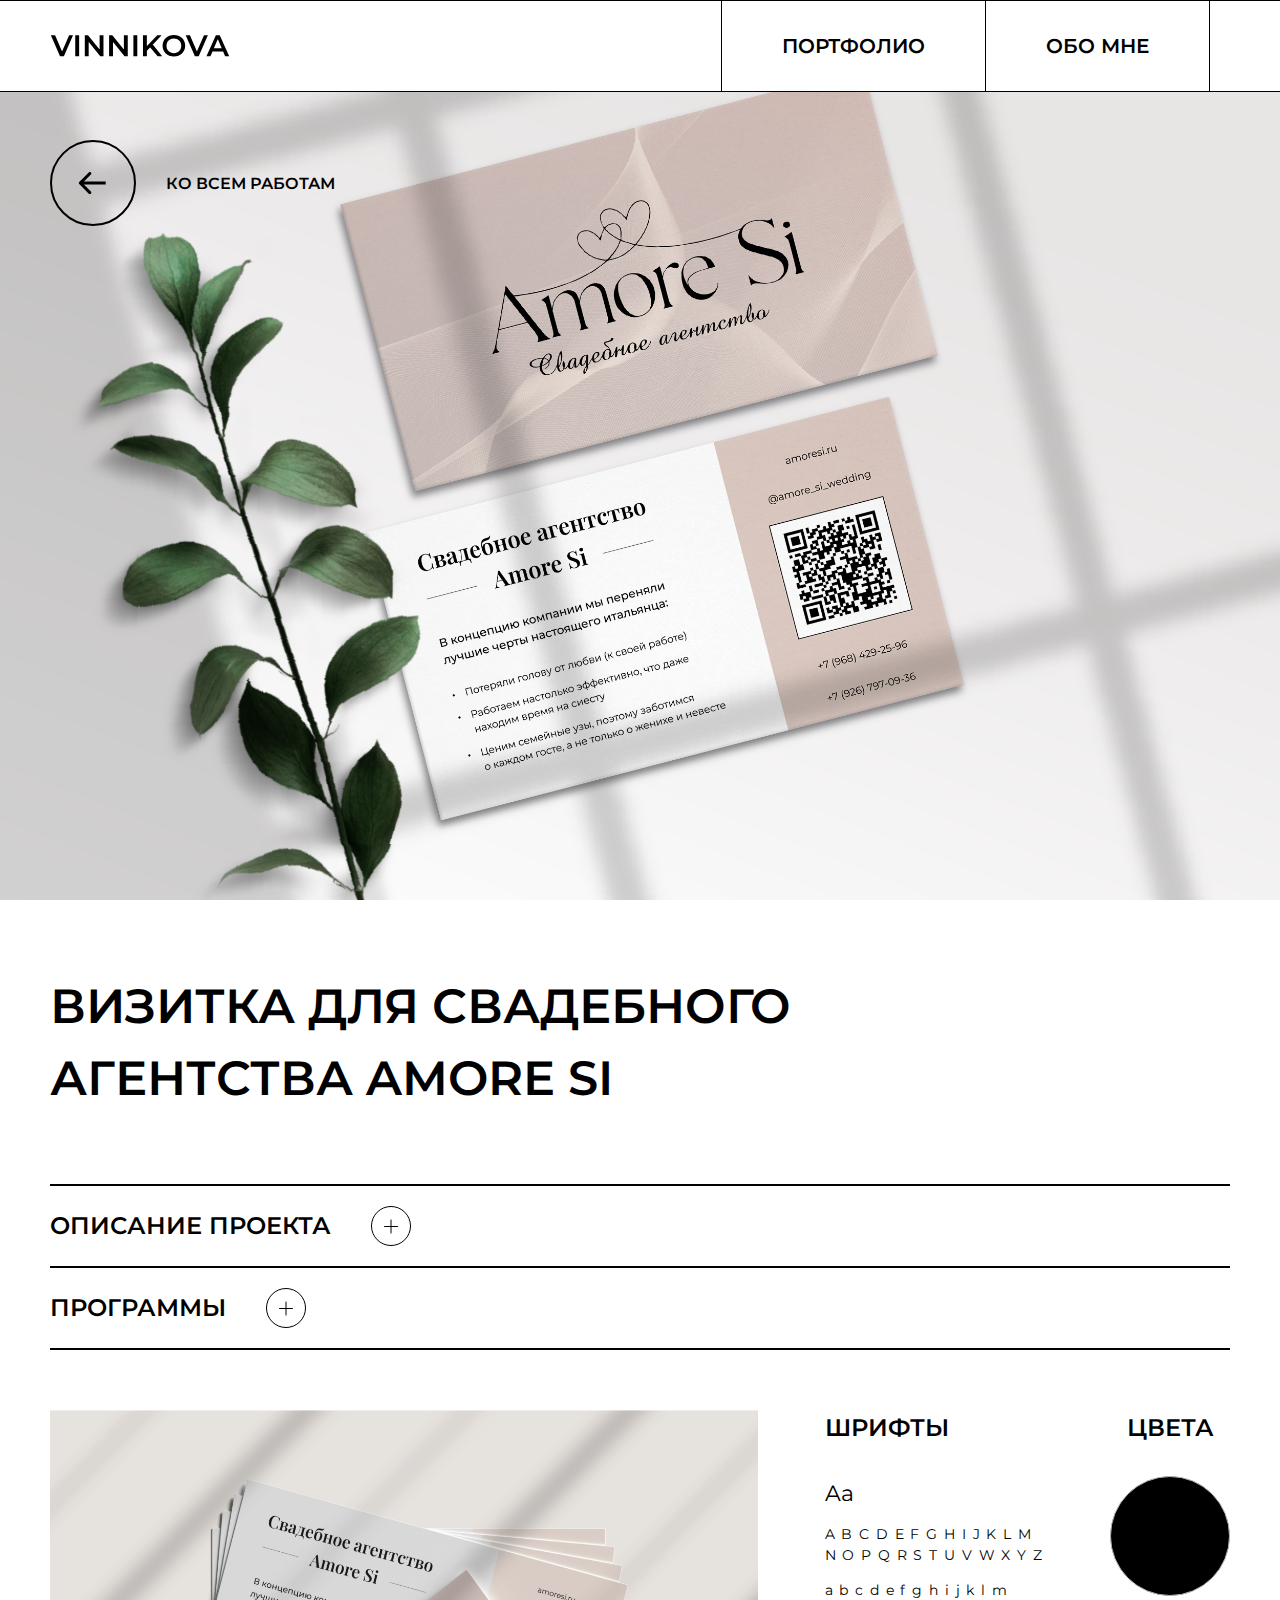
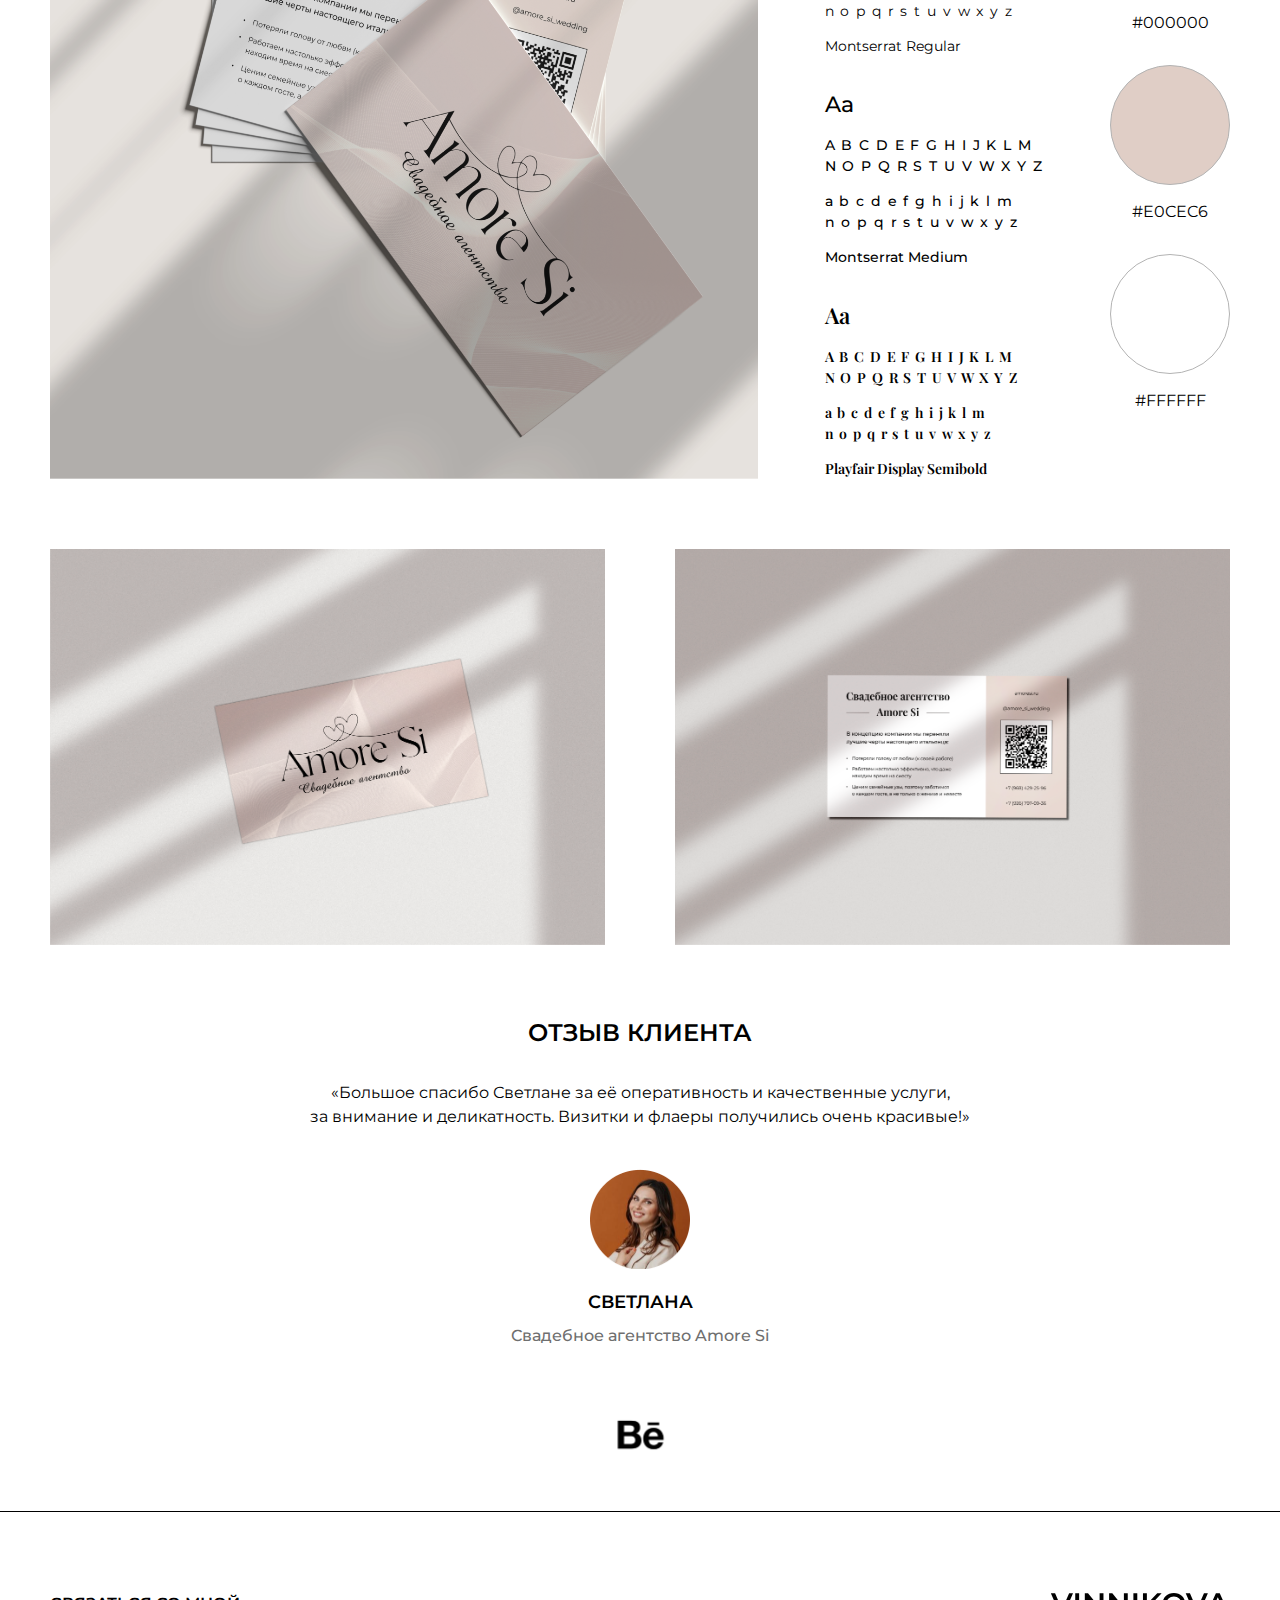
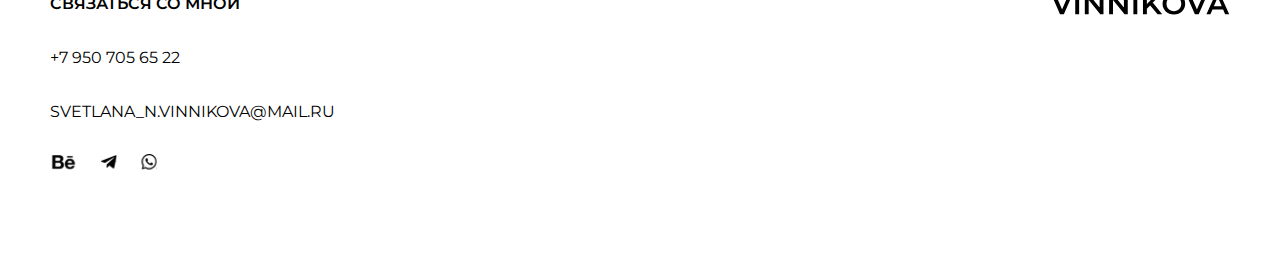
<file: amore-si-b-card.html>
<!DOCTYPE html>
<html lang="en">
<head>
    <meta charset="UTF-8">
    <meta http-equiv="X-UA-Compatible" content="IE=edge">
    <meta name="viewport" content="width=device-width, initial-scale=1.0">
    <title>Портфолио Светланы Винниковой</title>
    <link rel="preconnect" href="https://fonts.googleapis.com"> 
    <link rel="preconnect" href="https://fonts.gstatic.com" crossorigin>
    <link href="https://fonts.googleapis.com/css2?family=Playfair+Display:wght@600&display=swap" rel="stylesheet"> 
    <link href="https://fonts.googleapis.com/css2?family=Montserrat:wght@400;500;600&display=swap" rel="stylesheet">
    <link rel="stylesheet" href="./css/style.css">
</head>
<body>
    <header class="header">
        <div class="container header__container">
            <a href="index.html" class="logo">
                <img src="./img/logo.svg" alt="VINNIKOVA" class="logo__img">
            </a>
            <ul class="header__menu">
                <li class="header__menu-item">
                    <a href="./index.html#portfolio" class="header__menu-link">Портфолио</a>
                </li>
                <li class="header__menu-item">
                    <a href="" class="header__menu-link">Обо мне</a>
                </li>
            </ul>
        </div>
    </header>
    <div class="first-screen first-screen--amore-si">
        <div class="back-link">
            <a href="./index.html" class="back-link__img">
                <img class="back-link__icon" src="./img/back-link.svg" alt="">
            </a>
            <a href="./index.html" class="back-link__text">ко всем работам</a>
        </div>
    </div>
    <div class="description">
        <div class="container">
            <h1 class="title description__title">Визитка для свадебного агентства amore si</h1>
            <div class="about-project">
                <div class="about__drop-down about-project__item about-project__desc">
                    <p class="about-project__name">описание проекта</p>
                    <div class="drop-down__icon about-project__icon about-project__icon--about"></div>
                    <p class="is-hidden about-project__text--about about-project__text">praesent ac neque sed sit feugiat. Dignissim nisl, ultrices in feugiat rutrum et porttitor malesuada. Duis nec, vitae eu ornare massa tortor amet id. Tellus nulla semper diam arcu volutpat ultricies. Elementum lacinia rhoncus id tincidunt in. Massa ultrices purus vestibulum tempus leo.</p>
                </div>
                <div class="about__drop-down about-project__item about-project__programms">
                    <p class="about-project__name">Программы</p>
                    <div class="drop-down__icon about-project__icon about-project__icon--programms"></div>
                    <p class="is-hidden about-project__text about-project__text--programms">Photoshop, Figma</p>
                </div>
            </div>
            <div class="styles">
                <img src="./img/amore-si-3.png" alt="" class="styles__img">
                <div class="styles__fonts">
                    <p class="styles__title">Шрифты</p>
                    <div class="fonts-wrap">
                        <div class="font styles__font font--montserrat-reg">
                            <p class="font__a">Aa</p>
                            <p class="font__uppercase">A B C D E F G H I J K L M <br> N O P Q R S T U V W X Y Z</p>
                            <p class="font__lowercase">A B C D E F G H I J K L M <br> N O P Q R S T U V W X Y Z</p>
                            <p class="font__name">Montserrat Regular</p>
                        </div>
                        <div class="font styles__font font--montserrat-med">
                            <p class="font__a">Aa</p>
                            <p class="font__uppercase">A B C D E F G H I J K L M <br> N O P Q R S T U V W X Y Z</p>
                            <p class="font__lowercase">A B C D E F G H I J K L M <br> N O P Q R S T U V W X Y Z</p>
                            <p class="font__name">Montserrat Medium</p>
                        </div>
                        <div class="font styles__font font--playfair-semib">
                            <p class="font__a">Aa</p>
                            <p class="font__uppercase">A B C D E F G H I J K L M <br> N O P Q R S T U V W X Y Z</p>
                            <p class="font__lowercase">A B C D E F G H I J K L M <br> N O P Q R S T U V W X Y Z</p>
                            <p class="font__name">Playfair Display Semibold</p>
                        </div>
                    </div>
                </div>
                <div class="styles__colors">
                    <p class="styles__title">Цвета</p>
                    <div class="colors-wrap">
                        <div class="color-wrap">
                            <div class="colors__color colors__color--000000"></div>
                            <p class="colors__name">#000000</p>
                        </div>
                        <div class="color-wrap">
                            <div class="colors__color colors__color--E0CEC6"></div>
                            <p class="colors__name">#E0CEC6</p>
                        </div><div class="color-wrap">
                            <div class="colors__color colors__color--FFFFFF"></div>
                            <p class="colors__name">#FFFFFF</p>
                        </div>
                    </div>
                </div>
            </div>
            <div class="img-block">
                <img src="./img/amoresi-1.png" alt="" class="img-block__item">
                <img src="./img/amoresi-2.png" alt="" class="img-block__item">
            </div>
        </div>
    </div>
    <div class="testimonial">
        <div class="container container__testimonial">
            <p class="testimonial__title styles__title">отзыв клиента</p>
            <p class="testimonial__text">&laquo;Большое спасибо Светлане за&nbsp;её&nbsp;оперативность и&nbsp;качественные услуги, за&nbsp;внимание и&nbsp;деликатность. Визитки и&nbsp;флаеры получились очень красивые!&raquo;</p>
            <img src="./img/svetlana.png" alt="" class="testimonial__photo">
            <p class="testimonial__name">Светлана</p>
            <p class="testimonial__subtitle">Свадебное агентство Amore Si</p>
        </div>
    </div>
    <div class="container container__behance">
        <a href="https://www.behance.net/gallery/150242753/Amore-Si-business-card" class="behance-link">
            <img src="./img/Behance.svg" alt="Behance" class="behance-icon">
        </a>
    </div>
    <footer class="footer">
        <div class="container footer__container">
            <ul class="footer__list">
                <li class="footer__list-item footer__list-title">Связаться со мной</li>
                <li class="footer__list-item">
                    <a class="footer__list-link" href="tel:+79507056522">+7 950 705 65 22</a>
                </li>
                <li class="footer__list-item">
                    <a class="footer__list-link" href="mailto:+svetlana_n.vinnikova@mail.ru">svetlana_n.vinnikova@mail.ru</a>
                </li>
                <li class="footer__list-item footer__socials-wrap">
                    <a href="https://www.behance.net/973c67c2" class="footer__socials-link">                           <img src="./img/Behance_icon.svg" alt="Behance" class="footer__socials-item">
                    </a>
                    <a href="https://t.me/svetlanavinnikova" class="footer__socials-link">
                        <img src="./img/telegram.svg" alt="Telegram" class="footer__socials-item">
                    </a>
                    <a href="https://api.whatsapp.com/send?phone=79507056522" class="footer__socials-link">
                        <img src="./img/whatsapp.svg" alt="Whatsapp" class="footer__socials-item">
                    </a>                        
                </li>
            </ul>
            <a href="index.html" class="logo footer__logo">
                <img src="./img/logo.svg" alt="VINNIKOVA" class="logo__img footer__logo-img">
            </a>
        </div>
    </footer>
    <script src="https://ajax.googleapis.com/ajax/libs/jquery/2.1.1/jquery.min.js"></script>
    <script src="./scripts/script.js"></script>
</body>
</html>
</file>
<file: css/style.css>
@charset "UTF-8";
/*Обнуляющие стили*/
/*Очистим все отступы и границы*/
* {
  padding: 0;
  margin: 0;
  border: 0;
  color: #000;
}

*,
*::before,
*::after {
  -webkit-box-sizing: border-box;
          box-sizing: border-box;
  line-height: 150%;
}

/*Убираем линии обводки некоторых браузеров*/
:focus,
:active {
  outline: none;
}

a:focus,
a:active {
  outline: none;
}

/*задаем блочными теги Html5*/
nav,
footer,
header,
aside {
  display: block;
}

html,
body {
  font-family: "Montserrat", sans-serif;
  font-weight: 400;
  height: 100%;
  width: 100%;
  font-size: 100%;
  -ms-text-size-adjust: 100%;
  -moz-text-size-adjust: 100%;
  -webkit-text-size-adjust: 100%;
}

/*задаем наследование шрифтов*/
input,
button,
textarea {
  font-family: inherit;
}

input::-ms-clear {
  display: none;
}

button {
  cursor: pointer;
}

button::-moz-focus-inner {
  padding: 0;
  border: 0;
}

a {
  -webkit-transition: all 0.5s ease;
  transition: all 0.5s ease;
}

a,
a:visited {
  text-decoration: none;
}

a:hover {
  text-decoration: none;
}

ul li {
  list-style: none;
}

img {
  vertical-align: top;
}

h1,
h2,
h3,
h4,
h5,
h6 {
  font-size: inherit;
  font-weight: 400;
}

.container {
  width: 1360px;
  margin: auto;
  position: relative;
}

.header__container {
  display: -webkit-box;
  display: -ms-flexbox;
  display: flex;
  -webkit-box-align: center;
      -ms-flex-align: center;
          align-items: center;
  -webkit-box-pack: justify;
      -ms-flex-pack: justify;
          justify-content: space-between;
}

.header {
  background: #fff;
  border-bottom: 1px solid #000000;
  border-top: 1px solid #000000;
  position: fixed;
  top: 0;
  width: 100%;
  z-index: 100;
}

.header__menu {
  display: -webkit-box;
  display: -ms-flexbox;
  display: flex;
  height: 100%;
}

.header__menu-item {
  padding: 30px 60px;
  border-right: 1px solid #000;
  height: 100%;
}

.header__menu-item:first-child {
  border-left: 1px solid #000;
}

.header__menu-item:last-child {
  margin-right: 20px;
}

.header__menu-link {
  font-weight: 600;
  font-size: 20px;
  text-transform: uppercase;
}

.footer {
  margin-top: 60px;
  border-top: 1px solid #000000;
  padding: 80px 0;
}

.footer__container {
  display: -webkit-box;
  display: -ms-flexbox;
  display: flex;
  -webkit-box-pack: justify;
      -ms-flex-pack: justify;
          justify-content: space-between;
}

.footer__list-item:not(:last-child) {
  margin-bottom: 30px;
}

.footer__list-link {
  font-size: 16px;
  text-transform: uppercase;
}

.footer__list-title {
  text-transform: uppercase;
  font-weight: 600;
  font-size: 16px;
}

.footer__socials-item {
  height: 16px;
  width: auto;
}

.footer__socials-link:not(:last-child) {
  margin-right: 20px;
}

.about {
  height: 100vh;
  background: #D9D9D9;
  display: -webkit-box;
  display: -ms-flexbox;
  display: flex;
  -webkit-box-align: center;
      -ms-flex-align: center;
          align-items: center;
}

.about__container {
  position: relative;
  height: 100vh;
  display: -webkit-box;
  display: -ms-flexbox;
  display: flex;
  -webkit-box-align: center;
      -ms-flex-align: center;
          align-items: center;
}

.about__container::after {
  content: '';
  display: block;
  height: 100vh;
  width: 1px;
  background: #000;
  position: absolute;
  bottom: 0;
  right: 20px;
}

.about-me-block {
  max-width: 550px;
}

.about__title {
  font-weight: 600;
  font-size: 32px;
  text-transform: uppercase;
}

.about__title::after {
  content: '';
  display: block;
  background: #000;
  margin-top: 32px;
  height: 1px;
  width: 550px;
}

.about__text {
  margin-top: 40px;
  font-weight: 400;
  font-size: 18px;
}

.eye {
  position: absolute;
  bottom: 170px;
  right: 0;
}

.eye-block {
  position: relative;
  display: -webkit-box;
  display: -ms-flexbox;
  display: flex;
  -webkit-box-align: center;
      -ms-flex-align: center;
          align-items: center;
  -webkit-box-pack: center;
      -ms-flex-pack: center;
          justify-content: center;
  border-radius: 50%;
  border: 2px solid #000000;
  width: 250px;
  height: 250px;
}

.eye__text {
  margin-left: 14px;
  font-weight: 600;
  font-size: 18px;
  text-transform: uppercase;
}

.eye__socials {
  position: absolute;
  bottom: 0;
  right: 180px;
  display: -webkit-box;
  display: -ms-flexbox;
  display: flex;
  -webkit-box-align: center;
      -ms-flex-align: center;
          align-items: center;
  border-top: 1px solid #000000;
  padding-top: 30px;
  padding-left: 15px;
  padding-right: 100px;
}

.eye__socials-link {
  display: block;
}

.eye__socials-link:not(:first-child) {
  margin-left: 50px;
}

.portfolio__nav {
  margin-top: 40px;
  display: -webkit-box;
  display: -ms-flexbox;
  display: flex;
  -webkit-box-align: center;
      -ms-flex-align: center;
          align-items: center;
  -webkit-box-pack: justify;
      -ms-flex-pack: justify;
          justify-content: space-between;
}

.portfolio__nav-item {
  font-weight: 500;
  font-size: 24px;
  text-transform: uppercase;
  cursor: pointer;
  -webkit-transition: all 0.5s ease;
  transition: all 0.5s ease;
}

.portfolio__nav-item:hover {
  opacity: 40%;
}

.cards {
  margin-top: 40px;
  display: -webkit-box;
  display: -ms-flexbox;
  display: flex;
  -ms-flex-wrap: wrap;
      flex-wrap: wrap;
}

.card {
  cursor: pointer;
  display: block;
  width: 32%;
  margin: 0.66% 0.66%;
}

.card__img {
  width: 100%;
  height: auto;
}

.first-screen {
  padding-top: 140px;
  height: 100vh;
  width: 100vw;
}

.first-screen--amore-si {
  background: url(../img/amore-si-bg.png) no-repeat center/cover;
}

.back-link {
  margin-left: 50px;
  display: -webkit-box;
  display: -ms-flexbox;
  display: flex;
  -webkit-box-align: center;
      -ms-flex-align: center;
          align-items: center;
}

.back-link__text {
  margin-left: 30px;
  font-weight: 600;
  font-size: 16px;
  text-transform: uppercase;
}

.title {
  font-weight: 600;
  font-size: 48px;
  text-transform: uppercase;
  max-width: 70%;
}

.description__title {
  padding: 70px 0;
}

.img-block {
  display: -webkit-box;
  display: -ms-flexbox;
  display: flex;
  -webkit-box-align: center;
      -ms-flex-align: center;
          align-items: center;
  -webkit-box-pack: justify;
      -ms-flex-pack: justify;
          justify-content: space-between;
}

.img-block__item {
  width: 47%;
  -o-object-fit: cover;
     object-fit: cover;
}

.styles {
  display: -webkit-box;
  display: -ms-flexbox;
  display: flex;
  -webkit-box-pack: justify;
      -ms-flex-pack: justify;
          justify-content: space-between;
  margin-top: 60px;
  margin-bottom: 70px;
}

.styles__img {
  max-width: 60%;
  height: auto;
  -o-object-fit: cover;
     object-fit: cover;
}

.styles__title {
  font-weight: 600;
  font-size: 24px;
  text-transform: uppercase;
}

.font__a {
  font-size: 22px;
  margin-top: 31px;
}

.font__uppercase {
  font-size: 14px;
  letter-spacing: 0.1em;
  text-transform: uppercase;
  margin-top: 14px;
}

.font__lowercase {
  font-size: 14px;
  letter-spacing: 0.1em;
  text-transform: lowercase;
  margin-top: 14px;
}

.font__name {
  font-size: 14px;
  margin-top: 14px;
}

.font--montserrat-med {
  font-weight: 500;
}

.font--playfair-semib {
  font-family: 'Playfair Display', serif;
  font-weight: 600;
}

.styles__colors {
  display: -webkit-box;
  display: -ms-flexbox;
  display: flex;
  -webkit-box-orient: vertical;
  -webkit-box-direction: normal;
      -ms-flex-direction: column;
          flex-direction: column;
  -webkit-box-align: center;
      -ms-flex-align: center;
          align-items: center;
}

.colors__color {
  margin-top: 30px;
  width: 120px;
  height: 120px;
  border-radius: 50%;
  border: 1px solid #B3B3B3;
}

.color-wrap {
  display: -webkit-box;
  display: -ms-flexbox;
  display: flex;
  -webkit-box-orient: vertical;
  -webkit-box-direction: normal;
      -ms-flex-direction: column;
          flex-direction: column;
  -webkit-box-align: center;
      -ms-flex-align: center;
          align-items: center;
}

.colors__color--000000 {
  background: #000000;
}

.colors__color--E0CEC6 {
  background: #e0cec6;
}

.colors__color--FFFFFF {
  background: #fff;
}

.colors__name {
  margin-top: 15px;
  font-size: 16px;
}

.container__testimonial {
  margin-top: 70px;
  display: -webkit-box;
  display: -ms-flexbox;
  display: flex;
  -webkit-box-orient: vertical;
  -webkit-box-direction: normal;
      -ms-flex-direction: column;
          flex-direction: column;
  -webkit-box-align: center;
      -ms-flex-align: center;
          align-items: center;
}

.testimonial__text {
  margin-top: 30px;
  width: 60%;
  text-align: center;
}

.testimonial__photo {
  height: 100px;
  width: 100px;
  margin-top: 40px;
}

.testimonial__name {
  margin-top: 20px;
  font-weight: 600;
  font-size: 18px;
  text-transform: uppercase;
}

.testimonial__subtitle {
  margin-top: 8px;
  font-weight: 500;
  font-size: 16px;
  color: #6F6F6F;
}

.behance-link {
  display: block;
}

.container__behance {
  margin-top: 70px;
  display: -webkit-box;
  display: -ms-flexbox;
  display: flex;
  -webkit-box-pack: center;
      -ms-flex-pack: center;
          justify-content: center;
}

.about-project__item {
  width: 100%;
  padding: 20px 0;
  display: -webkit-box;
  display: -ms-flexbox;
  display: flex;
  -webkit-box-align: center;
      -ms-flex-align: center;
          align-items: center;
  border-top: 2px solid #000000;
}

.about-project__item:last-child {
  border-bottom: 2px solid #000000;
}

.about-project__name {
  font-weight: 600;
  font-size: 24px;
  text-transform: uppercase;
}

.about-project__icon {
  margin-left: 40px;
}

.about-project__text {
  margin-left: 100px;
}

.is-hidden {
  display: none;
}

.drop-down__icon:after,
.drop-down__icon:before {
  content: "";
  width: 14px;
  height: 1px;
  border-radius: 1px;
  background-color: #000;
  display: block;
  position: absolute;
  -webkit-transition: all .2s ease-in-out;
  transition: all .2s ease-in-out;
  opacity: 1;
  contain: strict;
}

.drop-down__icon {
  min-width: 40px;
  min-height: 40px;
  border-radius: 50%;
  border: 1px solid #000;
  position: relative;
  display: -webkit-box;
  display: -ms-flexbox;
  display: flex;
  -webkit-box-align: center;
      -ms-flex-align: center;
          align-items: center;
  -webkit-box-pack: center;
      -ms-flex-pack: center;
          justify-content: center;
}

.drop-down__icon:before {
  -webkit-transform: rotate(-90deg);
          transform: rotate(-90deg);
  will-change: translate,rotate;
}

.drop-down__icon:after {
  will-change: translate,opacity;
}

.drop-down__icon.open:before {
  -webkit-transform: translate(-50%, -50%) rotate(0deg);
          transform: translate(-50%, -50%) rotate(0deg);
  width: 0;
}

.about__drop-down {
  display: -webkit-box;
  display: -ms-flexbox;
  display: flex;
  width: 100%;
  -webkit-box-align: center;
      -ms-flex-align: center;
          align-items: center;
}

.about-project__text {
  max-width: 60%;
  justify-self: flex-end;
}

.felicita {
  background: #30392C;
}

.header--felicita {
  background: #30392C;
  border-bottom: 1px solid #30392C;
  border-top: 1px solid #30392C;
}

.first-screen--felicita {
  background: url(../img/felicita-bg.png) no-repeat center/cover;
}

.header__menu-item--felicita {
  border-right: 1px solid #fff;
}

.header__menu-item--felicita:first-child {
  border-left: 1px solid #fff;
}

.back-link__text--white, .header__menu-link--white, .title--white, .footer__list-item--white, .footer__list-link--white {
  color: #fff;
}

.footer-dark {
  border-top: 1px solid #fff;
}

@media (max-width: 1400px) {
  .container {
    width: 100vw;
    padding-left: 50px;
    padding-right: 50px;
  }
}

@media (max-width: 1260px) {
  .about-project__icon {
    margin-left: 30px;
  }
  .about-project__text {
    margin-left: 50px;
  }
}

@media (max-width: 1150px) {
  .header__menu-link {
    font-size: 18px;
  }
  .first-screen {
    padding-top: 120px;
  }
  .title {
    font-size: 36px;
  }
  .about-project__name {
    font-size: 18px;
  }
  .about-project__icon {
    margin-left: 30px;
  }
  .about-project__text {
    font-size: 16px;
  }
  .styles {
    margin-bottom: 40px;
  }
  .styles__title {
    font-size: 18px;
  }
  .font__a {
    font-size: 18px;
  }
  .font__uppercase {
    font-size: 12px;
  }
  .font__lowercase {
    font-size: 12px;
  }
  .font__name {
    font-size: 12px;
  }
  .colors__color {
    width: 90px;
    height: 90px;
  }
  .colors__name {
    margin-top: 10px;
    font-size: 14px;
  }
  .container__testimonialm {
    margin-top: 50px;
  }
}

@media (max-width: 930px) {
  .about-project__text {
    margin-left: 40px;
  }
  .logo__img {
    width: 150px;
    height: auto;
  }
  .header__menu-link {
    font-size: 16px;
  }
  .header__menu-item {
    padding: 20px 30px;
  }
  .first-screen {
    padding-top: 100px;
  }
  .back-link__icon {
    width: 55px;
    height: auto;
  }
  .back-link__text {
    font-size: 14px;
    margin-left: 20px;
  }
  .title {
    font-size: 28px;
  }
  .about-project__name {
    font-size: 16px;
  }
  .about-project__text {
    max-width: unset;
    font-size: 14px;
    margin-left: 50px;
  }
  .styles {
    margin-bottom: 30px;
    position: relative;
  }
  .styles__img {
    max-width: 80%;
  }
  .styles__fonts {
    position: absolute;
    top: 520px;
    width: 100%;
  }
  .fonts-wrap {
    display: -webkit-box;
    display: -ms-flexbox;
    display: flex;
    -webkit-box-align: center;
        -ms-flex-align: center;
            align-items: center;
    -webkit-box-pack: justify;
        -ms-flex-pack: justify;
            justify-content: space-between;
  }
  .img-block {
    margin-top: 290px;
  }
  .testimonial__text {
    width: 80%;
  }
  .testimonial__photo {
    height: 60px;
    width: 60px;
    margin-top: 30px;
  }
  .testimonial__name {
    margin-top: 15px;
    font-size: 14px;
  }
  .testimonial__subtitle {
    margin-top: 5px;
    font-size: 12px;
  }
  .container__testimonial {
    margin-top: 30px;
  }
  .container__behance {
    margin-top: 50px;
  }
  .footer {
    margin-top: 50px;
    padding: 50px 0;
  }
  .footer__list-item:not(:last-child) {
    margin-bottom: 20px;
  }
  .footer__list-link {
    font-size: 12px;
  }
  .footer__list-title {
    font-size: 14px;
  }
  .footer__socials-item {
    height: 14px;
  }
  .footer__socials-link:not(:last-child) {
    margin-right: 15px;
  }
}

@media (max-width: 700px) {
  .container {
    padding-left: 30px;
    padding-right: 30px;
  }
  .logo__img {
    margin-top: 4px;
    width: 120px;
  }
  .header__menu-link {
    font-size: 14px;
  }
  .header__menu-item {
    padding: 10px 20px;
  }
  .first-screen {
    padding-top: 80px;
  }
  .back-link__icon {
    width: 40px;
  }
  .back-link__text {
    font-size: 12px;
    margin-left: 15px;
  }
  .title {
    font-size: 24px;
  }
  .description__title {
    padding: 30px 0;
  }
  .about-project__name {
    font-size: 14px;
  }
  .about-project__icon {
    margin-left: 15px;
  }
  .about-project__text {
    font-size: 12px;
    margin-left: 30px;
    max-width: unset;
  }
  .styles {
    margin-top: 40px;
    -webkit-box-orient: vertical;
    -webkit-box-direction: normal;
        -ms-flex-direction: column;
            flex-direction: column;
    -webkit-box-align: center;
        -ms-flex-align: center;
            align-items: center;
  }
  .styles__colors {
    width: 80%;
  }
  .styles__title {
    margin-top: 30px;
  }
  .colors-wrap {
    display: -webkit-box;
    display: -ms-flexbox;
    display: flex;
    -webkit-box-orient: horizontal;
    -webkit-box-direction: normal;
        -ms-flex-direction: row;
            flex-direction: row;
    -webkit-box-pack: justify;
        -ms-flex-pack: justify;
            justify-content: space-between;
    width: 100%;
  }
  .styles__fonts {
    position: static;
    width: 100%;
    display: -webkit-box;
    display: -ms-flexbox;
    display: flex;
    -webkit-box-orient: vertical;
    -webkit-box-direction: normal;
        -ms-flex-direction: column;
            flex-direction: column;
    -webkit-box-align: center;
        -ms-flex-align: center;
            align-items: center;
  }
  .fonts-wrap {
    -webkit-box-orient: vertical;
    -webkit-box-direction: normal;
        -ms-flex-direction: column;
            flex-direction: column;
    -webkit-box-align: center;
        -ms-flex-align: center;
            align-items: center;
  }
  .font {
    display: -webkit-box;
    display: -ms-flexbox;
    display: flex;
    -webkit-box-orient: vertical;
    -webkit-box-direction: normal;
        -ms-flex-direction: column;
            flex-direction: column;
    -webkit-box-align: center;
        -ms-flex-align: center;
            align-items: center;
    text-align: center;
  }
  .img-block {
    margin-top: 40px;
  }
  .testimonial__text {
    width: 90%;
    font-size: 14px;
  }
  .testimonial__name {
    font-size: 12px;
  }
  .footer {
    padding: 30px 0;
  }
  .footer__list-link {
    font-size: 10px;
  }
  .footer__list-title {
    font-size: 12px;
  }
  .footer__socials-item {
    height: 12px;
  }
}

@media (max-width: 500px) {
  .logo__img {
    margin-top: 8px;
    width: 80px;
  }
  .header__menu-item {
    padding: 10px 10px;
  }
  .header__menu-link {
    font-size: 10px;
  }
  .back-link {
    margin-left: 30px;
  }
  .title {
    font-size: 18px;
    max-width: 100%;
  }
  .about-project__item {
    -ms-flex-wrap: wrap;
        flex-wrap: wrap;
  }
  .about-project__name {
    font-size: 16px;
  }
  .about-project__text {
    margin-top: 20px;
    margin-left: 0;
    width: 100%;
    font-size: 14px;
  }
  .styles__fonts {
    -webkit-box-ordinal-group: 4;
        -ms-flex-order: 3;
            order: 3;
  }
  .styles__colors {
    width: 100%;
  }
  .colors__color {
    width: 70px;
    height: 70px;
  }
  .colors__name {
    font-size: 12px;
  }
}
/*# sourceMappingURL=style.css.map */
</file>
